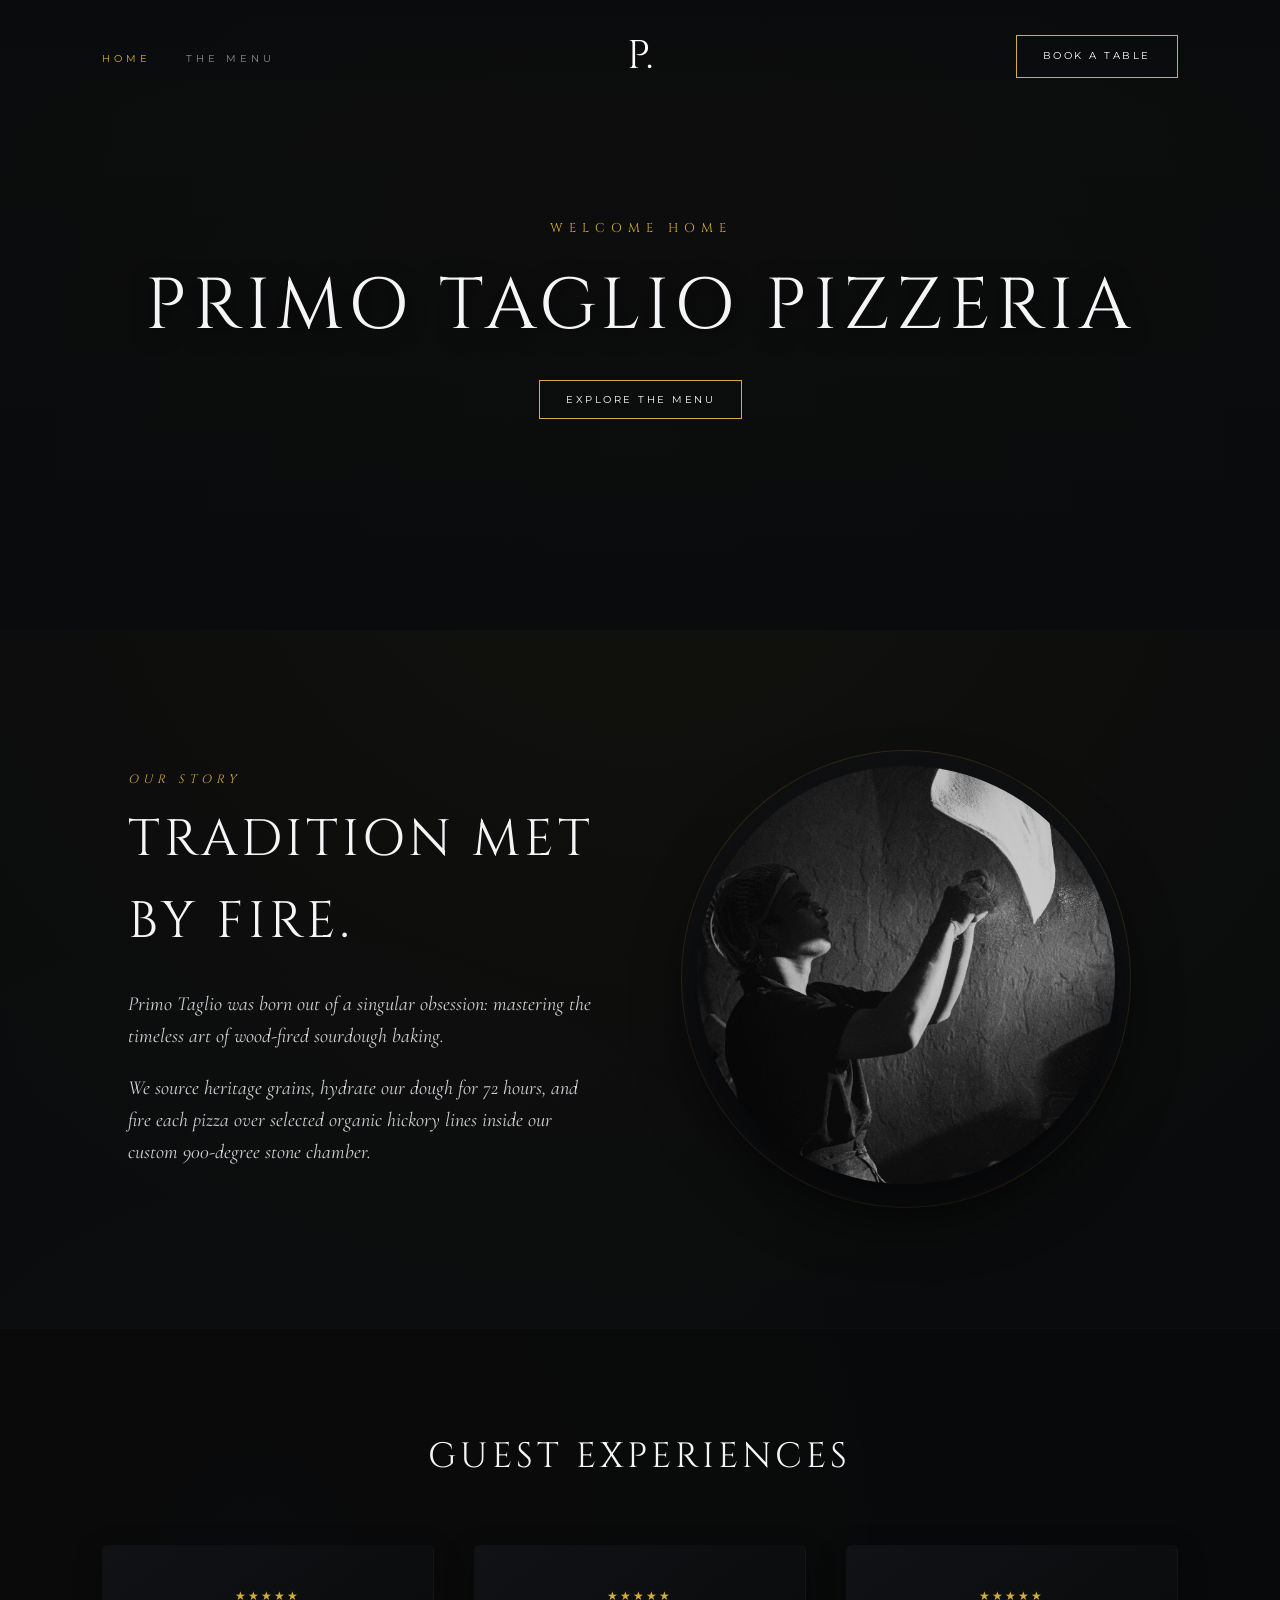
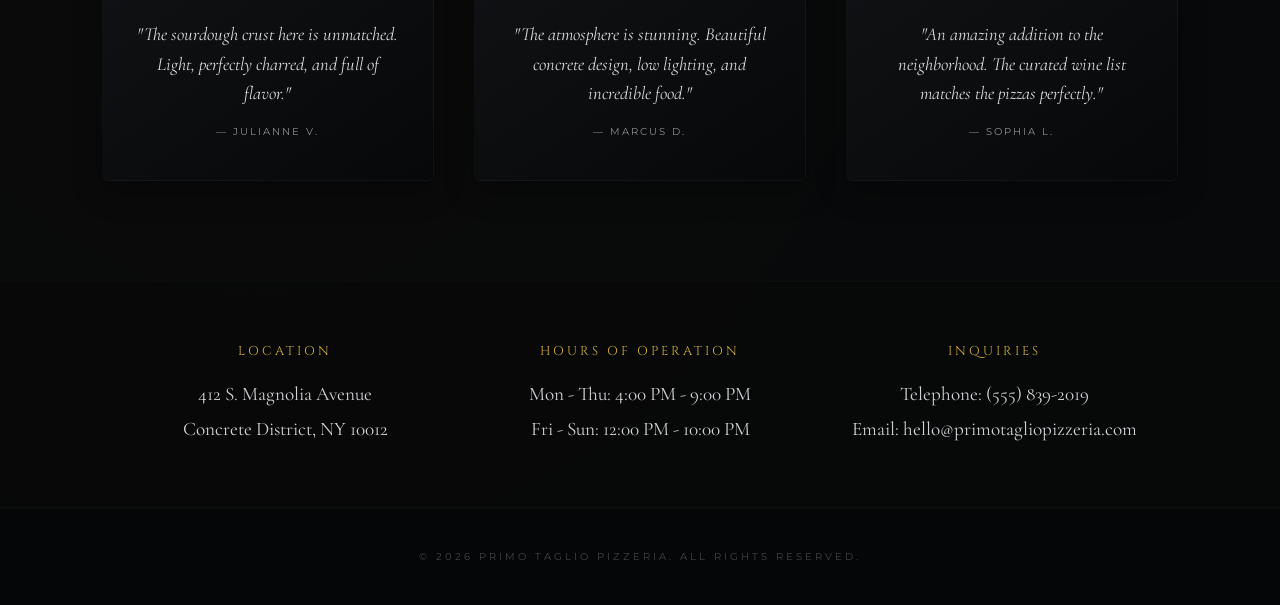
<file: index.html>
<!DOCTYPE html>
<html lang="en">
<head>
    <meta charset="UTF-8">
    <meta name="viewport" content="width=device-width, initial-scale=1.0">
    <title>Primo Taglio Pizzeria Home</title>
    <link rel="preconnect" href="https://fonts.googleapis.com">
    <link rel="preconnect" href="https://fonts.gstatic.com" crossorigin>
    <!-- Combined all fonts seamlessly from the menu design -->
    <link href="https://fonts.googleapis.com/css2?family=Cinzel:wght@400;600&family=Cormorant+Garamond:ital,wght@0,300;0,400;0,600;1,300;1,400&family=Montserrat:wght@100;300;400;500&display=swap" rel="stylesheet">
    <link rel="stylesheet" href="https://cdnjs.cloudflare.com/ajax/libs/font-awesome/6.4.0/css/all.min.css">

    <style>
        :root {
            --bg-concrete: #0a0b0c; /* High-end dark matching menu */
            --gold: #d4af37; /* Upgraded premium vibrant gold */
            --gold-glow: rgba(212, 175, 55, 0.08);
            --text-light: #f5f5f7;
            --text-muted: #8e8e93;
            --font-display: 'Cinzel', serif;
            --font-serif: 'Cormorant Garamond', serif;
            --font-sans: 'Montserrat', sans-serif;
        }

        * { margin: 0; padding: 0; box-sizing: border-box; }
        html { scroll-behavior: smooth; }

        body {
            font-family: var(--font-sans);
            background-color: var(--bg-concrete);
            background-image: 
                radial-gradient(circle at 50% 20%, rgba(212, 175, 55, 0.04) 0%, transparent 50%),
                radial-gradient(circle at 20% 70%, rgba(255, 255, 255, 0.01) 0%, transparent 40%);
            color: var(--text-light);
            line-height: 1.6;
        }

        h1, h2, h3 { font-family: var(--font-display); font-weight: 400; letter-spacing: 4px; }

        /* --- SCROLL ANIMATION CORE --- */
        .reveal {
            opacity: 0;
            transform: translateY(30px);
            transition: opacity 1s cubic-bezier(0.16, 1, 0.3, 1), transform 1s cubic-bezier(0.16, 1, 0.3, 1);
            will-change: opacity, transform;
        }
        .reveal.active {
            opacity: 1;
            transform: translateY(0);
        }
        /* Stagger delays for grid items */
        .delay-1 { transition-delay: 0.15s; }
        .delay-2 { transition-delay: 0.3s; }
        .delay-3 { transition-delay: 0.45s; }

        /* --- NAVIGATION --- */
        header {
            position: absolute;
            top: 0; left: 0; width: 100%; z-index: 100;
            display: flex; justify-content: space-between; align-items: center;
            padding: 35px 8%;
            background: linear-gradient(to bottom, rgba(10,11,12,0.95) 0%, rgba(0,0,0,0) 100%);
        }

        .nav-links { list-style: none; display: flex; gap: 35px; flex: 1; }
        .nav-links a {
            color: var(--text-muted); text-decoration: none; font-size: 0.65rem;
            text-transform: uppercase; letter-spacing: 4px; font-weight: 400;
            transition: color 0.3s ease;
        }
        .nav-links a:hover, .nav-links a.active { color: var(--gold); text-shadow: 0 0 10px var(--gold-glow); }
        
        /* Centered Logo Layout */
        .logo { 
            font-family: var(--font-display); 
            font-size: 2.5rem; 
            color: #fff; 
            text-decoration: none; 
            position: absolute;
            left: 50%;
            transform: translateX(-50%);
            letter-spacing: 1px;
        }

        .nav-right { flex: 1; display: flex; justify-content: flex-end; }

        .btn-gold {
            border: 1px solid var(--gold); padding: 12px 26px; font-size: 0.65rem;
            text-transform: uppercase; letter-spacing: 2.5px; color: #fff;
            text-decoration: none; transition: all 0.4s; background: transparent;
            font-family: var(--font-sans);
        }
        .btn-gold:hover { background-color: var(--gold); color: var(--bg-concrete); box-shadow: 0 0 25px rgba(214, 175, 55, 0.25); }

        /* --- BALANCED HERO (70VH) --- */
        .hero {
            position: relative;
            height: 70vh; 
            background: linear-gradient(rgba(10, 11, 12, 0.4), var(--bg-concrete)), 
                        url('https://images.unsplash.com/photo-1593560708920-61dd98c46a4e?q=80&w=2000&auto=format&fit=crop') no-repeat center center/cover;
            display: flex; justify-content: center; align-items: center; text-align: center;
        }

        .hero-title { font-family: var(--font-display); font-size: 4.5rem; text-transform: uppercase; margin-bottom: 20px; letter-spacing: 6px; text-shadow: 0 4px 20px rgba(0,0,0,0.7); }
        .hero-subtitle { font-family: var(--font-display); font-size: 0.8rem; text-transform: uppercase; letter-spacing: 6px; color: var(--gold); margin-bottom: 10px; }

        /* --- CLEAN EDITORIAL STORY --- */
        .home-section { padding: 120px 10%; max-width: 1400px; margin: 0 auto; }
        .story-grid { display: grid; grid-template-columns: 1fr 1fr; gap: 8%; align-items: center; }
        
        .text-block .pre { font-family: var(--font-display); font-size: 0.75rem; text-transform: uppercase; letter-spacing: 5px; color: var(--gold); margin-bottom: 10px; }
        .text-block h2 { font-family: var(--font-display); font-size: 3.2rem; text-transform: uppercase; margin-bottom: 25px; letter-spacing: 4px; }
        .text-block p { font-family: var(--font-serif); font-size: 1.25rem; color: #d1d1d6; margin-bottom: 20px; font-style: italic; }

        .image-frame {
            width: 100%; max-width: 450px; aspect-ratio: 1/1; border-radius: 50%;
            border: 1px solid rgba(214, 175, 55, 0.15); padding: 15px;
            background: radial-gradient(circle, rgba(17,18,21,1) 50%, rgba(0,0,0,0) 100%);
        }
        .image-frame img { width: 100%; height: 100%; object-fit: cover; border-radius: 50%; box-shadow: 0 30px 60px rgba(0,0,0,0.7); filter: brightness(0.8); }

        /* --- CLEAN REVIEWS --- */
        .reviews-section { padding: 100px 8%; text-align: center; background: rgba(0,0,0,0.2); border-top: 1px solid rgba(255,255,255,0.02); }
        .reviews-section h2 { font-family: var(--font-display); font-size: 2.2rem; text-transform: uppercase; margin-bottom: 60px; letter-spacing: 4px; }
        .reviews-grid { display: grid; grid-template-columns: repeat(3, 1fr); gap: 40px; max-width: 1200px; margin: 0 auto; }
        
        .review-card { 
            background: linear-gradient(145deg, #111215 0%, #070809 100%); 
            border: 1px solid rgba(255,255,255,0.02); 
            padding: 40px 30px; 
            border-radius: 6px;
            box-shadow: 0 10px 30px rgba(0,0,0,0.3);
        }
        .stars { color: var(--gold); font-size: 0.75rem; margin-bottom: 15px; letter-spacing: 2px; }
        .review-text { font-family: var(--font-serif); font-style: italic; font-size: 1.15rem; color: #dbdbdb; margin-bottom: 15px; }
        .reviewer { font-family: var(--font-sans); font-size: 0.65rem; text-transform: uppercase; letter-spacing: 2px; color: var(--text-muted); }

        /* INFO STRIP SECTION */
        .info-strip {
            background-color: rgba(0, 0, 0, 0.3);
            border-top: 1px solid rgba(255,255,255,0.02);
            border-bottom: 1px solid rgba(255,255,255,0.02);
            padding: 60px 10%;
        }
        .info-grid {
            display: grid;
            grid-template-columns: repeat(3, 1fr);
            gap: 40px;
            max-width: 1200px;
            margin: 0 auto;
            text-align: center;
        }
        .info-col h3 {
            font-size: 0.8rem;
            text-transform: uppercase;
            color: var(--gold); 
            letter-spacing: 3px;
            margin-bottom: 15px;
            font-family: var(--font-display);
        }
        .info-col p {
            font-family: var(--font-serif);
            font-size: 1.2rem;
            color: #d1d1d6;
            line-height: 1.8;
        }

        footer { background-color: #050607; padding: 40px 5%; text-align: center; font-size: 0.65rem; color: #444; letter-spacing: 3px; text-transform: uppercase; border-top: 1px solid rgba(255,255,255,0.01); }

        @media (max-width: 968px) {
            .story-grid, .reviews-grid { grid-template-columns: 1fr; text-align: center; }
            .image-frame { margin: 0 auto; max-width: 350px; }
            .hero-title { font-size: 2.8rem; }
            .info-grid { grid-template-columns: 1fr; gap: 30px; }
            .logo { position: relative; left: 0; transform: none; }
            .nav-right { display: none; }
        }
    </style>
</head>
<body>

   <header>
    <ul class="nav-links">
        <li><a href="index.html" class="active">Home</a></li>
        <li><a href="menu.html">The Menu</a></li>
    </ul>
    <a href="index.html" class="logo">P.</a>
    
    <div class="nav-right">
        <a href="reservations.html" class="btn-gold">
            Book a Table
        </a>
    </div>
</header>

    <section class="hero">
        <div class="hero-content reveal">
            <p class="hero-subtitle">WELCOME HOME</p>
            <h1 class="hero-title">Primo Taglio Pizzeria</h1>
            <a href="menu.html" class="btn-gold">Explore The Menu</a>
        </div>
    </section>

    <section class="home-section" id="story">
        <div class="story-grid">
            <div class="text-block reveal">
                <p class="pre">Our Story</p>
                <h2>Tradition Met By Fire.</h2>
                <p>Primo Taglio was born out of a singular obsession: mastering the timeless art of wood-fired sourdough baking.</p>
                <p>We source heritage grains, hydrate our dough for 72 hours, and fire each pizza over selected organic hickory lines inside our custom 900-degree stone chamber.</p>
            </div>
            <div class="image-showcase reveal delay-1">
                <div class="image-frame">
                    <img src="IMG_0984.jpg" alt="Oven">
                </div>
            </div>
        </div>
    </section>

    <section class="reviews-section">
        <h2 class="reveal">Guest Experiences</h2>
        <div class="reviews-grid">
            <div class="review-card reveal delay-1">
                <div class="stars">★★★★★</div>
                <p class="review-text">"The sourdough crust here is unmatched. Light, perfectly charred, and full of flavor."</p>
                <p class="reviewer">— Julianne V.</p>
            </div>
            <div class="review-card reveal delay-2">
                <div class="stars">★★★★★</div>
                <p class="review-text">"The atmosphere is stunning. Beautiful concrete design, low lighting, and incredible food."</p>
                <p class="reviewer">— Marcus D.</p>
            </div>
            <div class="review-card reveal delay-3">
                <div class="stars">★★★★★</div>
                <p class="review-text">"An amazing addition to the neighborhood. The curated wine list matches the pizzas perfectly."</p>
                <p class="reviewer">— Sophia L.</p>
            </div>
        </div>
    </section>

    <section class="info-strip">
        <div class="info-grid">
            <div class="info-col reveal delay-1">
                <h3>Location</h3>
                <p>412 S. Magnolia Avenue<br>Concrete District, NY 10012</p>
            </div>
            <div class="info-col reveal delay-2">
                <h3>Hours of Operation</h3>
                <p>Mon - Thu: 4:00 PM - 9:00 PM<br>Fri - Sun: 12:00 PM - 10:00 PM</p>
            </div>
            <div class="info-col reveal delay-3">
                <h3>Inquiries</h3>
                <p>Telephone: (555) 839-2019<br>Email: hello@primotagliopizzeria.com</p>
            </div>
        </div>
    </section>

    <footer>
        <p>&copy; 2026 Primo Taglio Pizzeria. All Rights Reserved.</p>
    </footer>

    <!-- SCROLL ENGINE SCRIPT -->
    <script>
        const observerOptions = { root: null, rootMargin: '0px', threshold: 0.15 };
        const observer = new IntersectionObserver((entries) => {
            entries.forEach(entry => {
                if (entry.isIntersecting) {
                    entry.target.classList.add('active');
                }
            });
        }, observerOptions);
        document.querySelectorAll('.reveal').forEach((el) => observer.observe(el));
    </script>
</body>
</html>
</file>
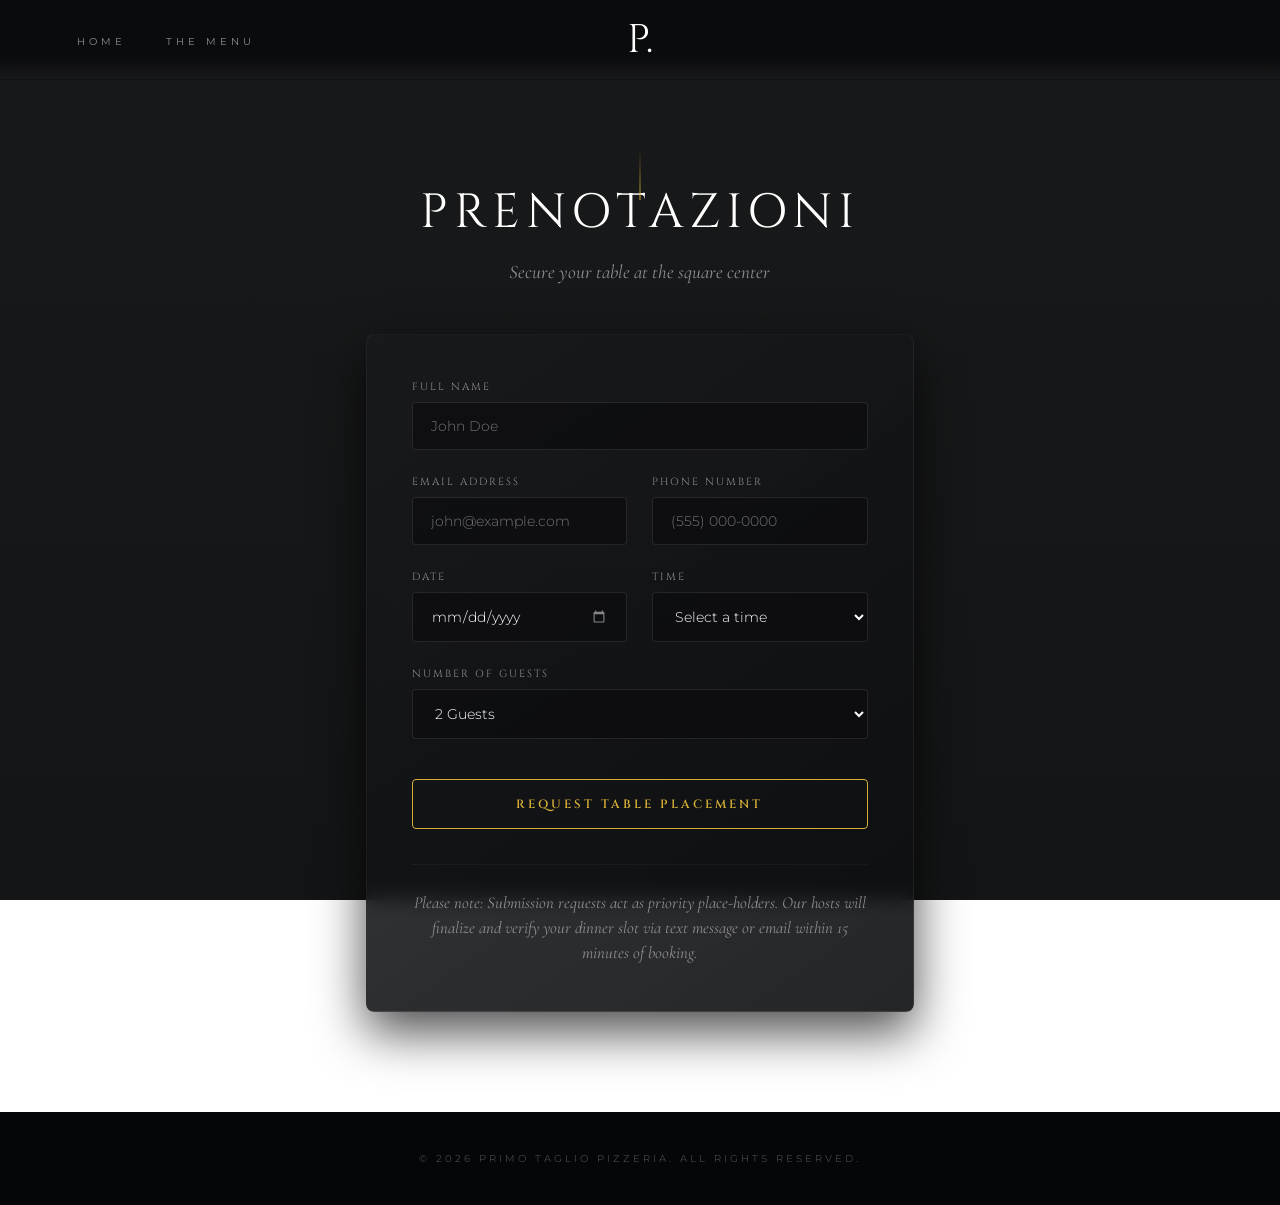
<file: reservations.html>
<!DOCTYPE html>
<html lang="en">
<head>
    <meta charset="UTF-8">
    <meta name="viewport" content="width=device-width, initial-scale=1.0">
    <title>Primo Taglio Pizzeria | Reservations</title>
    <link rel="preconnect" href="https://fonts.googleapis.com">
    <link rel="preconnect" href="https://fonts.gstatic.com" crossorigin>
    <link href="https://fonts.googleapis.com/css2?family=Cinzel:wght@400;600&family=Cormorant+Garamond:ital,wght@0,300;0,400;0,600;1,300;1,400&family=Montserrat:wght@100;300;400;500&display=swap" rel="stylesheet">

    <style>
        :root {
            --bg-dark: #0a0b0c; 
            --bg-card: #111215;
            --gold: #d4af37;
            --gold-muted: #aa8c30;
            --gold-glow: rgba(212, 175, 55, 0.08);
            --text-light: #f5f5f7;
            --text-muted: #8e8e93;
            --font-display: 'Cinzel', serif;
            --font-serif: 'Cormorant Garamond', serif;
            --font-sans: 'Montserrat', sans-serif;
        }

        * { margin: 0; padding: 0; box-sizing: border-box; }

        body {
            font-family: var(--font-sans);
            background-color: var(--bg-dark);
            background: linear-gradient(rgba(10, 11, 12, 0.94), rgba(10, 11, 12, 0.96)), 
                        url('https://images.unsplash.com/photo-1593560708920-61dd98c46a4e?q=80&w=2000&auto=format&fit=crop') no-repeat center center/cover;
            background-attachment: fixed;
            color: var(--text-light);
            padding-top: 180px;
            overflow-x: hidden;
            min-height: 100vh;
            display: flex;
            flex-direction: column;
        }

        /* --- SCROLL ANIMATION CORE --- */
        .reveal {
            opacity: 0;
            transform: translateY(30px);
            transition: opacity 1s cubic-bezier(0.16, 1, 0.3, 1), transform 1s cubic-bezier(0.16, 1, 0.3, 1);
            will-change: opacity, transform;
        }
        .reveal.active {
            opacity: 1;
            transform: translateY(0);
        }
        .delay-1 { transition-delay: 0.2s; }

        /* --- NAVIGATION --- */
        header {
            position: fixed;
            top: 0; left: 0; width: 100%; z-index: 1000;
            display: flex; justify-content: space-between; align-items: center;
            padding: 30px 6%;
            background: linear-gradient(to bottom, #0a0b0c 70%, transparent);
            backdrop-filter: blur(10px);
            -webkit-backdrop-filter: blur(10px);
            border-bottom: 1px solid rgba(255,255,255,0.02);
        }
        .nav-links { list-style: none; display: flex; gap: 40px; flex: 1; }
        .nav-links a {
            color: var(--text-muted); text-decoration: none; font-size: 0.65rem;
            text-transform: uppercase; letter-spacing: 4px; font-weight: 400;
            transition: color 0.3s ease;
        }
        .nav-links a:hover, .nav-links a.active { color: var(--gold); text-shadow: 0 0 10px var(--gold-glow); }
        
        .logo { 
            font-family: var(--font-display); 
            font-size: 2.5rem; 
            color: #fff; 
            text-decoration: none; 
            position: absolute;
            left: 50%;
            transform: translateX(-50%);
            letter-spacing: 1px;
        }

        .nav-right { flex: 1; display: flex; justify-content: flex-end; }

        /* --- CONTENT WRAPPER --- */
        .reservation-wrapper { 
            max-width: 650px; 
            width: 100%;
            margin: 0 auto auto auto; 
            padding: 0 4% 100px 4%; 
        }
        
        .page-title { text-align: center; margin-bottom: 50px; position: relative; }
        .page-title::before {
            content: ""; position: absolute; top: -30px; left: 50%; transform: translateX(-50%);
            width: 1px; height: 50px; background: linear-gradient(to bottom, transparent, var(--gold));
        }
        .page-title h1 { 
            font-family: var(--font-display); 
            font-size: 3rem; 
            font-weight: 400; 
            color: #fff; 
            text-transform: uppercase; 
            margin-bottom: 15px; 
            letter-spacing: 6px; 
        }
        .page-subtitle {
            font-family: var(--font-serif);
            font-size: 1.2rem;
            color: var(--text-muted);
            font-style: italic;
        }

        /* --- RESERVATION FORM --- */
        .res-form {
            background: linear-gradient(145deg, rgba(25, 26, 30, 0.85) 0%, rgba(13, 14, 16, 0.9) 100%);
            backdrop-filter: blur(10px);
            border: 1px solid rgba(255, 255, 255, 0.05);
            padding: 45px;
            border-radius: 8px;
            box-shadow: 0 20px 50px rgba(0,0,0,0.7);
        }

        .form-row {
            display: grid;
            grid-template-columns: 1fr 1fr;
            gap: 25px;
            margin-bottom: 25px;
        }

        .form-group {
            display: flex;
            flex-direction: column;
            gap: 8px;
            margin-bottom: 25px;
        }
        .form-row .form-group { margin-bottom: 0; }

        label {
            font-family: var(--font-display);
            font-size: 0.65rem;
            text-transform: uppercase;
            letter-spacing: 2px;
            color: var(--text-muted);
        }

        input, select {
            background: rgba(10, 11, 12, 0.6);
            border: 1px solid rgba(255, 255, 255, 0.1);
            border-radius: 4px;
            padding: 14px 18px;
            color: #fff;
            font-family: var(--font-sans);
            font-size: 0.9rem;
            font-weight: 300;
            transition: border-color 0.3s ease, box-shadow 0.3s ease;
            outline: none;
            width: 100%;
        }

        input:focus, select:focus {
            border-color: var(--gold-muted);
            box-shadow: 0 0 10px rgba(214, 175, 55, 0.1);
        }

        input::-webkit-calendar-picker-indicator {
            filter: invert(1);
            opacity: 0.5;
            cursor: pointer;
        }

        /* --- ACTION BUTTON --- */
        .submit-btn {
            background: transparent;
            border: 1px solid var(--gold);
            color: var(--gold);
            font-family: var(--font-display);
            font-size: 0.75rem;
            text-transform: uppercase;
            letter-spacing: 3px;
            padding: 16px 0;
            width: 100%;
            cursor: pointer;
            border-radius: 4px;
            font-weight: 600;
            margin-top: 15px;
            transition: background-color 0.4s ease, color 0.4s ease, box-shadow 0.4s ease;
        }

        .submit-btn:hover {
            background-color: var(--gold);
            color: var(--bg-dark);
            box-shadow: 0 0 25px rgba(214, 175, 55, 0.2);
        }

        /* --- IMPORTANT NOTE --- */
        .form-note {
            margin-top: 35px;
            padding-top: 25px;
            border-top: 1px dotted rgba(255, 255, 255, 0.08);
            text-align: center;
        }
        .form-note p {
            font-family: var(--font-serif);
            font-style: italic;
            font-size: 1.05rem;
            color: var(--text-muted);
            line-height: 1.5;
        }

        /* --- FOOTER --- */
        footer { 
            background-color: #050607; 
            padding: 40px 5%; 
            text-align: center; 
            font-size: 0.65rem; 
            color: #444; 
            letter-spacing: 3px; 
            text-transform: uppercase;
            margin-top: auto;
        }

        @media(max-width: 900px) {
            body { padding-top: 140px; }
            header { padding: 20px 4%; }
            .logo { position: relative; left: 0; transform: none; font-size: 2.5rem; }
            .nav-right { display: none; }
            .page-title h1 { font-size: 2.2rem; }
            .res-form { padding: 30px 20px; }
            .form-row { grid-template-columns: 1fr; gap: 25px; }
        }
    </style>
</head>
<body>

    <header>
        <ul class="nav-links">
            <li><a href="index.html">Home</a></li>
            <li><a href="menu.html">The Menu</a></li>
        </ul>
        <a href="index.html" class="logo">P.</a>
        <div class="nav-right"></div>
    </header>

    <div class="reservation-wrapper">
        <div class="page-title reveal">
            <h1>Prenotazioni</h1>
            <div class="page-subtitle">Secure your table at the square center</div>
        </div>

        <!-- RESERVATION FORM -->
        <form class="res-form reveal delay-1" action="#" method="POST">
            
            <div class="form-group">
                <label for="full-name">Full Name</label>
                <input type="text" id="full-name" name="name" placeholder="John Doe" required>
            </div>

            <div class="form-row">
                <div class="form-group">
                    <label for="email-address">Email Address</label>
                    <input type="email" id="email-address" name="email" placeholder="john@example.com" required>
                </div>
                <div class="form-group">
                    <label for="phone-number">Phone Number</label>
                    <input type="tel" id="phone-number" name="phone" placeholder="(555) 000-0000" required>
                </div>
            </div>

            <div class="form-row">
                <div class="form-group">
                    <label for="res-date">Date</label>
                    <input type="date" id="res-date" name="date" required>
                </div>
                <div class="form-group">
                    <label for="res-time">Time</label>
                    <select id="res-time" name="time" required>
                        <option value="" disabled selected>Select a time</option>
                        <option value="5:00 PM">5:00 PM</option>
                        <option value="5:30 PM">5:30 PM</option>
                        <option value="6:00 PM">6:00 PM</option>
                        <option value="6:30 PM">6:30 PM</option>
                        <option value="7:00 PM">7:00 PM</option>
                        <option value="7:30 PM">7:30 PM</option>
                        <option value="8:00 PM">8:00 PM</option>
                        <option value="8:30 PM">8:30 PM</option>
                        <option value="9:00 PM">9:00 PM</option>
                    </select>
                </div>
            </div>

            <div class="form-group">
                <label for="guests">Number of Guests</label>
                <select id="guests" name="guests" required>
                    <option value="1">1 Guest</option>
                    <option value="2" selected>2 Guests</option>
                    <option value="3">3 Guests</option>
                    <option value="4">4 Guests</option>
                    <option value="5">5 Guests</option>
                    <option value="6">6+ Guests (Family Sheet)</option>
                </select>
            </div>

            <button type="submit" class="submit-btn">Request Table Placement</button>

            <div class="form-note">
                <p>Please note: Submission requests act as priority place-holders. Our hosts will finalize and verify your dinner slot via text message or email within 15 minutes of booking.</p>
            </div>

        </form>
    </div>

    <footer>
        <p>&copy; 2026 Primo Taglio Pizzeria. All Rights Reserved.</p>
    </footer>

    <!-- SCROLL ENGINE SCRIPT -->
    <script>
        const observerOptions = { root: null, rootMargin: '0px', threshold: 0.1 };
        const observer = new IntersectionObserver((entries) => {
            entries.forEach(entry => {
                if (entry.isIntersecting) {
                    entry.target.classList.add('active');
                }
            });
        }, observerOptions);
        document.querySelectorAll('.reveal').forEach((el) => observer.observe(el));
    </script>
</body>
</html>
</file>
